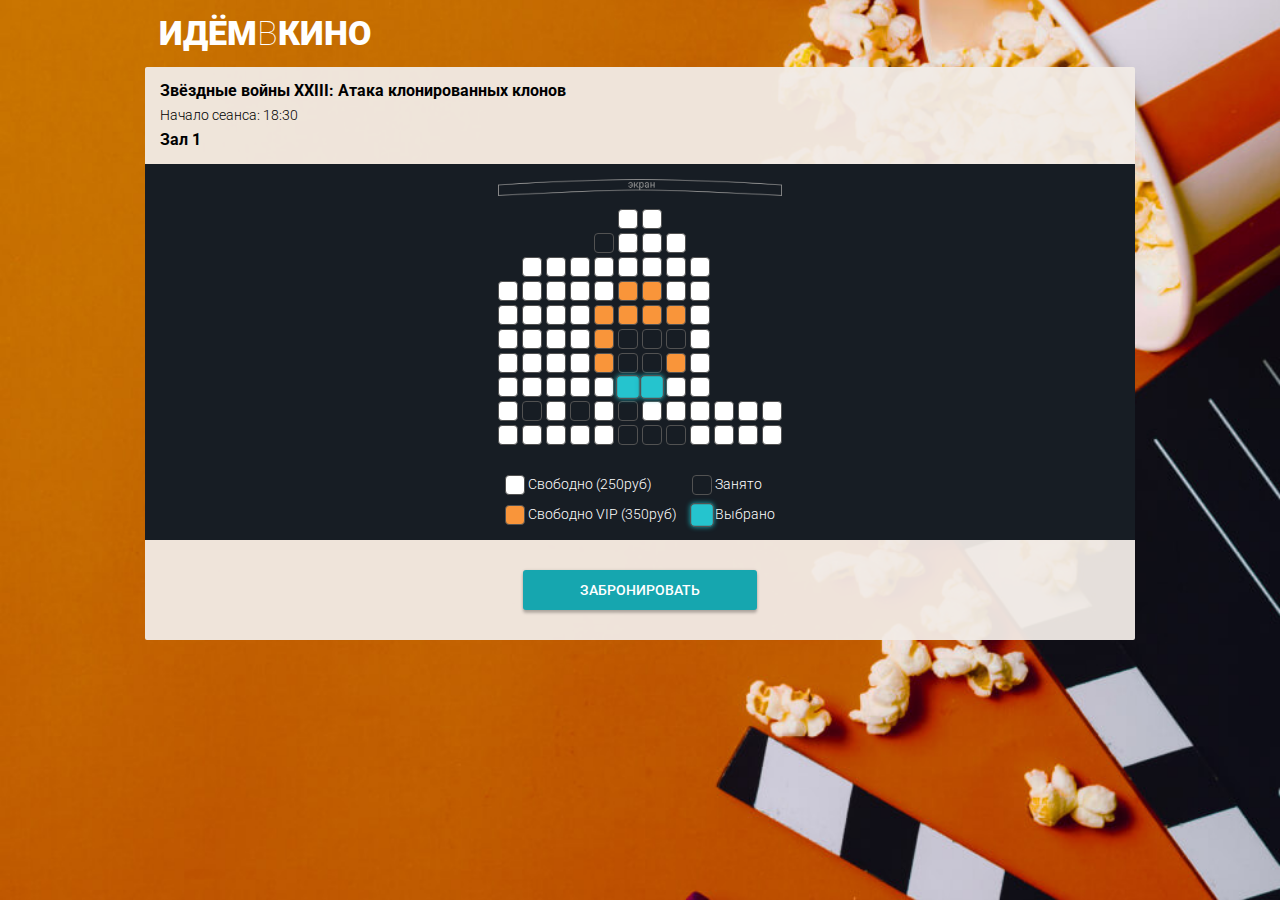
<file: hall.html>
<!DOCTYPE html>
<html lang="ru">

<head>
  <meta charset="UTF-8">
  <meta name="viewport" content="width=device-width, initial-scale=1.0">
  <meta http-equiv="X-UA-Compatible" content="ie=edge">
  <title>ИдёмВКино</title>
  <link rel="stylesheet" href="css/normalize.css">
  <link rel="stylesheet" href="css/styles.css">
  <link href="https://fonts.googleapis.com/css?family=Roboto:100,300,400,500,700,900&amp;subset=cyrillic,cyrillic-ext,latin-ext" rel="stylesheet">
</head>

<body>
  <header class="page-header">
    <h1 class="page-header__title"><a href="https://polyakovdi.github.io/js-cp-diploma-edited/" style="text-decoration: none; color: inherit;">Идём<span>в</span>кино</a></h1>
  </header>
  
  <main>
    <section class="buying">
      <div class="buying__info">
        <div class="buying__info-description">
          <h2 class="buying__info-title">Звёздные войны XXIII: Атака клонированных клонов</h2>
          <p class="buying__info-start">Начало сеанса: 18:30</p>
          <p class="buying__info-hall">Зал 1</p>          
        </div>
        <div class="buying__info-hint">
          <p>Тапните дважды,<br>чтобы увеличить</p>
        </div>
      </div>
      <div class="conf-step">
        <div class="conf-step__wrapper">
          <div class="conf-step__row">
            <span class="conf-step__chair conf-step__chair_disabled"></span><span class="conf-step__chair conf-step__chair_disabled"></span>
            <span class="conf-step__chair conf-step__chair_disabled"></span><span class="conf-step__chair conf-step__chair_disabled"></span>
              <span class="conf-step__chair conf-step__chair_disabled"></span><span class="conf-step__chair conf-step__chair_standart"></span>
              <span class="conf-step__chair conf-step__chair_standart"></span><span class="conf-step__chair conf-step__chair_disabled"></span>
              <span class="conf-step__chair conf-step__chair_disabled"></span><span class="conf-step__chair conf-step__chair_disabled"></span>
            <span class="conf-step__chair conf-step__chair_disabled"></span><span class="conf-step__chair conf-step__chair_disabled"></span>
            </div>  

            <div class="conf-step__row">
              <span class="conf-step__chair conf-step__chair_disabled"></span><span class="conf-step__chair conf-step__chair_disabled"></span>
              <span class="conf-step__chair conf-step__chair_disabled"></span><span class="conf-step__chair conf-step__chair_disabled"></span>
              <span class="conf-step__chair conf-step__chair_taken"></span><span class="conf-step__chair conf-step__chair_standart"></span>
              <span class="conf-step__chair conf-step__chair_standart"></span><span class="conf-step__chair conf-step__chair_standart"></span>
              <span class="conf-step__chair conf-step__chair_disabled"></span><span class="conf-step__chair conf-step__chair_disabled"></span>
              <span class="conf-step__chair conf-step__chair_disabled"></span><span class="conf-step__chair conf-step__chair_disabled"></span>
            </div>  

            <div class="conf-step__row">
              <span class="conf-step__chair conf-step__chair_disabled"></span><span class="conf-step__chair conf-step__chair_standart"></span>
              <span class="conf-step__chair conf-step__chair_standart"></span><span class="conf-step__chair conf-step__chair_standart"></span>
              <span class="conf-step__chair conf-step__chair_standart"></span><span class="conf-step__chair conf-step__chair_standart"></span>
              <span class="conf-step__chair conf-step__chair_standart"></span><span class="conf-step__chair conf-step__chair_standart"></span>
              <span class="conf-step__chair conf-step__chair_standart"></span><span class="conf-step__chair conf-step__chair_disabled"></span>
              <span class="conf-step__chair conf-step__chair_disabled"></span><span class="conf-step__chair conf-step__chair_disabled"></span>
            </div>  

            <div class="conf-step__row">
              <span class="conf-step__chair conf-step__chair_standart"></span><span class="conf-step__chair conf-step__chair_standart"></span>
              <span class="conf-step__chair conf-step__chair_standart"></span><span class="conf-step__chair conf-step__chair_standart"></span>
              <span class="conf-step__chair conf-step__chair_standart"></span><span class="conf-step__chair conf-step__chair_vip"></span>
              <span class="conf-step__chair conf-step__chair_vip"></span><span class="conf-step__chair conf-step__chair_standart"></span>
              <span class="conf-step__chair conf-step__chair_standart"></span><span class="conf-step__chair conf-step__chair_disabled"></span>
              <span class="conf-step__chair conf-step__chair_disabled"></span><span class="conf-step__chair conf-step__chair_disabled"></span>
            </div>  

            <div class="conf-step__row">
              <span class="conf-step__chair conf-step__chair_standart"></span><span class="conf-step__chair conf-step__chair_standart"></span>
              <span class="conf-step__chair conf-step__chair_standart"></span><span class="conf-step__chair conf-step__chair_standart"></span>
              <span class="conf-step__chair conf-step__chair_vip"></span><span class="conf-step__chair conf-step__chair_vip"></span>
              <span class="conf-step__chair conf-step__chair_vip"></span><span class="conf-step__chair conf-step__chair_vip"></span>
              <span class="conf-step__chair conf-step__chair_standart"></span><span class="conf-step__chair conf-step__chair_disabled"></span>
              <span class="conf-step__chair conf-step__chair_disabled"></span><span class="conf-step__chair conf-step__chair_disabled"></span>
            </div>  

            <div class="conf-step__row">
              <span class="conf-step__chair conf-step__chair_standart"></span><span class="conf-step__chair conf-step__chair_standart"></span>
              <span class="conf-step__chair conf-step__chair_standart"></span><span class="conf-step__chair conf-step__chair_standart"></span>
              <span class="conf-step__chair conf-step__chair_vip"></span><span class="conf-step__chair conf-step__chair_taken"></span>
              <span class="conf-step__chair conf-step__chair_taken"></span><span class="conf-step__chair conf-step__chair_taken"></span>
              <span class="conf-step__chair conf-step__chair_standart"></span><span class="conf-step__chair conf-step__chair_disabled"></span>
              <span class="conf-step__chair conf-step__chair_disabled"></span><span class="conf-step__chair conf-step__chair_disabled"></span>
            </div>  

            <div class="conf-step__row">
              <span class="conf-step__chair conf-step__chair_standart"></span><span class="conf-step__chair conf-step__chair_standart"></span>
              <span class="conf-step__chair conf-step__chair_standart"></span><span class="conf-step__chair conf-step__chair_standart"></span>
              <span class="conf-step__chair conf-step__chair_vip"></span><span class="conf-step__chair conf-step__chair_taken"></span>
              <span class="conf-step__chair conf-step__chair_taken"></span><span class="conf-step__chair conf-step__chair_vip"></span>
              <span class="conf-step__chair conf-step__chair_standart"></span><span class="conf-step__chair conf-step__chair_disabled"></span>
              <span class="conf-step__chair conf-step__chair_disabled"></span><span class="conf-step__chair conf-step__chair_disabled"></span>
            </div>  

            <div class="conf-step__row">
              <span class="conf-step__chair conf-step__chair_standart"></span><span class="conf-step__chair conf-step__chair_standart"></span>
              <span class="conf-step__chair conf-step__chair_standart"></span><span class="conf-step__chair conf-step__chair_standart"></span>
              <span class="conf-step__chair conf-step__chair_standart"></span><span class="conf-step__chair conf-step__chair_selected"></span>
              <span class="conf-step__chair conf-step__chair_selected"></span><span class="conf-step__chair conf-step__chair_standart"></span>
              <span class="conf-step__chair conf-step__chair_standart"></span><span class="conf-step__chair conf-step__chair_disabled"></span>
              <span class="conf-step__chair conf-step__chair_disabled"></span><span class="conf-step__chair conf-step__chair_disabled"></span>
            </div>  

            <div class="conf-step__row">
              <span class="conf-step__chair conf-step__chair_standart"></span><span class="conf-step__chair conf-step__chair_taken"></span>
              <span class="conf-step__chair conf-step__chair_standart"></span><span class="conf-step__chair conf-step__chair_taken"></span>
              <span class="conf-step__chair conf-step__chair_standart"></span><span class="conf-step__chair conf-step__chair_taken"></span>
              <span class="conf-step__chair conf-step__chair_standart"></span><span class="conf-step__chair conf-step__chair_standart"></span>
              <span class="conf-step__chair conf-step__chair_standart"></span><span class="conf-step__chair conf-step__chair_standart"></span>
              <span class="conf-step__chair conf-step__chair_standart"></span><span class="conf-step__chair conf-step__chair_standart"></span>
            </div>  

            <div class="conf-step__row">
              <span class="conf-step__chair conf-step__chair_standart"></span><span class="conf-step__chair conf-step__chair_standart"></span>
              <span class="conf-step__chair conf-step__chair_standart"></span><span class="conf-step__chair conf-step__chair_standart"></span>
              <span class="conf-step__chair conf-step__chair_standart"></span><span class="conf-step__chair conf-step__chair_taken"></span>
              <span class="conf-step__chair conf-step__chair_taken"></span><span class="conf-step__chair conf-step__chair_taken"></span>
              <span class="conf-step__chair conf-step__chair_standart"></span><span class="conf-step__chair conf-step__chair_standart"></span>
              <span class="conf-step__chair conf-step__chair_standart"></span><span class="conf-step__chair conf-step__chair_standart"></span>
            </div>
        </div>
        <div class="conf-step__legend">
          <div class="col">
            <p class="conf-step__legend-price"><span class="conf-step__chair conf-step__chair_standart"></span> Свободно (<span class="conf-step__legend-value price-standart">250</span>руб)</p>
            <p class="conf-step__legend-price"><span class="conf-step__chair conf-step__chair_vip"></span> Свободно VIP (<span class="conf-step__legend-value price-vip">350</span>руб)</p>            
          </div>
          <div class="col">
            <p class="conf-step__legend-price"><span class="conf-step__chair conf-step__chair_taken"></span> Занято</p>
            <p class="conf-step__legend-price"><span class="conf-step__chair conf-step__chair_selected"></span> Выбрано</p>                    
          </div>
        </div>
      </div>
      <button class="acceptin-button">Забронировать</button>
    </section>     
  </main>
  <script src="js/createRequest.js"></script>
  <script src="js/hall.js" defer></script>
</body>
</html>
</file>
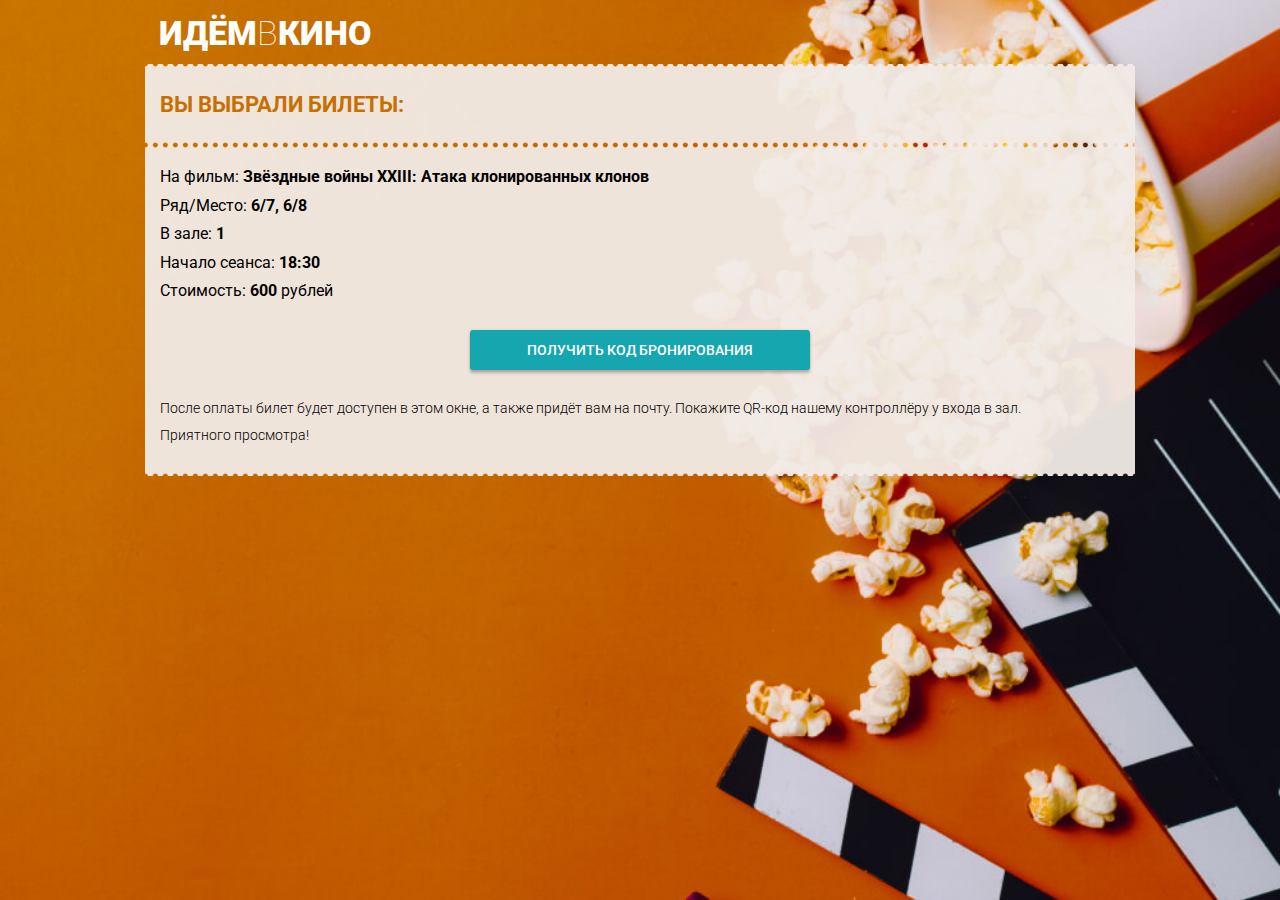
<file: payment.html>
<!DOCTYPE html>
<html lang="ru">

<head>
  <meta charset="UTF-8">
  <meta name="viewport" content="width=device-width, initial-scale=1.0">
  <meta http-equiv="X-UA-Compatible" content="ie=edge">
  <title>ИдёмВКино</title>
  <link rel="stylesheet" href="css/normalize.css">
  <link rel="stylesheet" href="css/styles.css">
  <link href="https://fonts.googleapis.com/css?family=Roboto:100,300,400,500,700,900&amp;subset=cyrillic,cyrillic-ext,latin-ext" rel="stylesheet">
</head>

<body>
  <header class="page-header">
    <h1 class="page-header__title"><a href="https://polyakovdi.github.io/js-cp-diploma-edited/" style="text-decoration: none; color: inherit;">Идём<span>в</span>кино</a></h1>
  </header>
  
  <main>
    <section class="ticket">
      
      <header class="tichet__check">
        <h2 class="ticket__check-title">Вы выбрали билеты:</h2>
      </header>
      
      <div class="ticket__info-wrapper">
        <p class="ticket__info">На фильм: <span class="ticket__details ticket__title">Звёздные войны XXIII: Атака клонированных клонов</span></p>
        <p class="ticket__info">Ряд/Место: <span class="ticket__details ticket__chairs">6/7, 6/8</span></p>
        <p class="ticket__info">В зале: <span class="ticket__details ticket__hall">1</span></p>
        <p class="ticket__info">Начало сеанса: <span class="ticket__details ticket__start">18:30</span></p>
        <p class="ticket__info">Стоимость: <span class="ticket__details ticket__cost">600</span> рублей</p>

        <button id="acceptin-button" class="acceptin-button">Получить код бронирования</button>

        <p class="ticket__hint">После оплаты билет будет доступен в этом окне, а также придёт вам на почту. Покажите QR-код нашему контроллёру у входа в зал.</p>
        <p class="ticket__hint">Приятного просмотра!</p>
      </div>
    </section>     
  </main>
   <script src="js/createRequest.js"></script>
   <script src="js/payment.js"></script> 
</body>
</html>
</file>
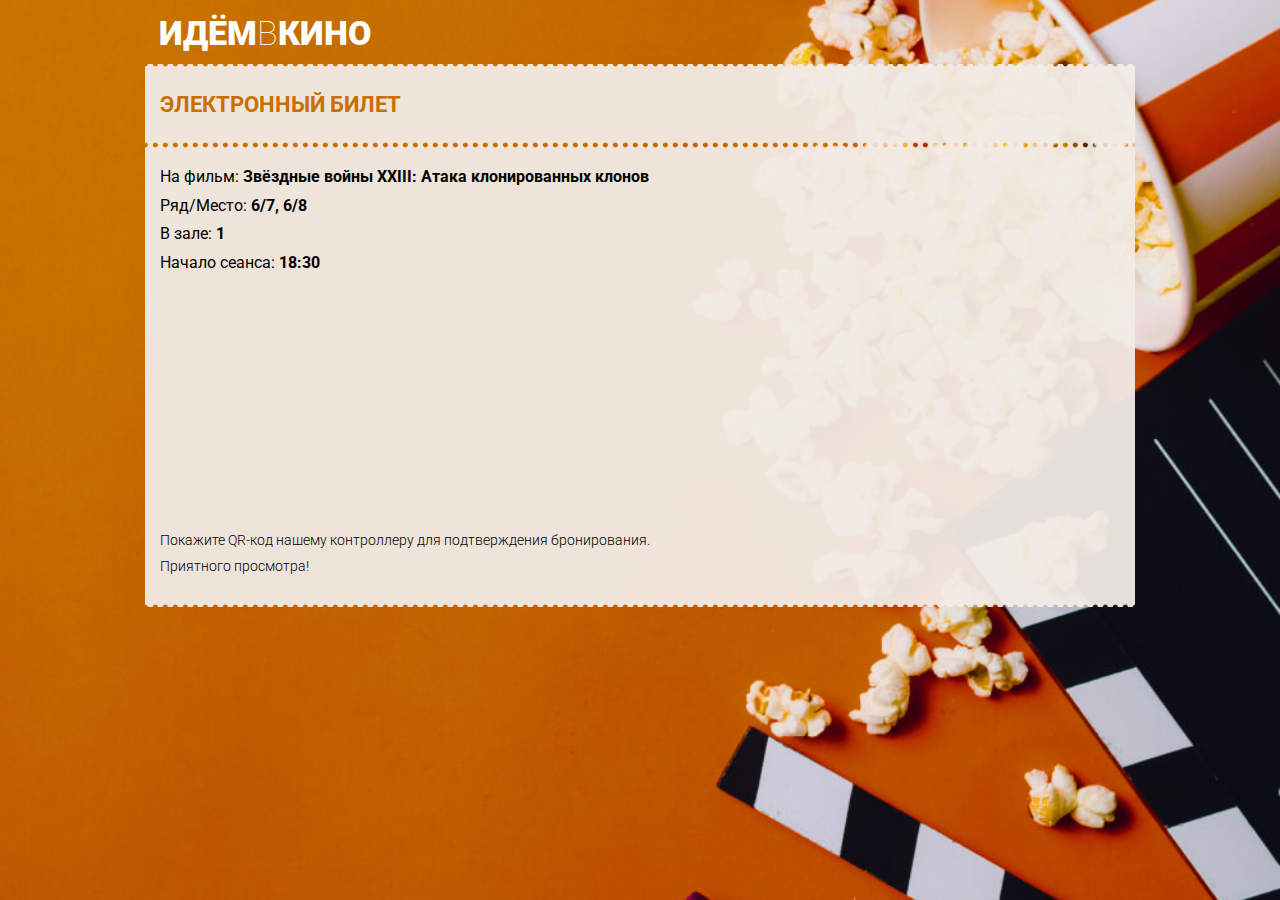
<file: ticket.html>
<!DOCTYPE html>
<html lang="ru">

<head>
  <meta charset="UTF-8">
  <meta name="viewport" content="width=device-width, initial-scale=1.0">
  <meta http-equiv="X-UA-Compatible" content="ie=edge">
  <title>ИдёмВКино</title>
  <link rel="stylesheet" href="css/normalize.css">
  <link rel="stylesheet" href="css/styles.css">
  <link href="https://fonts.googleapis.com/css?family=Roboto:100,300,400,500,700,900&amp;subset=cyrillic,cyrillic-ext,latin-ext" rel="stylesheet">
</head>

<body>
  <header class="page-header">
    <h1 class="page-header__title"><a href="https://polyakovdi.github.io/js-cp-diploma-edited/" style="text-decoration: none; color: inherit;">Идём<span>в</span>кино</a></h1>
  </header>
  
  <main>
    <section class="ticket">
      
      <header class="tichet__check">
        <h2 class="ticket__check-title">Электронный билет</h2>
      </header>
      
      <div class="ticket__info-wrapper">
        <p class="ticket__info">На фильм: <span class="ticket__details ticket__title">Звёздные войны XXIII: Атака клонированных клонов</span></p>
        <p class="ticket__info">Ряд/Место: <span class="ticket__details ticket__chairs">6/7, 6/8</span></p>
        <p class="ticket__info">В зале: <span class="ticket__details ticket__hall">1</span></p>
        <p class="ticket__info">Начало сеанса: <span class="ticket__details ticket__start">18:30</span></p>

        <div class="ticket__info-qr"></div>

        <p class="ticket__hint">Покажите QR-код нашему контроллеру для подтверждения бронирования.</p>
        <p class="ticket__hint">Приятного просмотра!</p>
      </div>
    </section>     
  </main>
  <script src="js/QRCreator.js" defer></script>
  <script src="js/ticket.js" defer></script>
</body>
</html>
</file>
<file: css/styles.css>
@charset "UTF-8";
* {
  margin: 0;
  padding: 0;
  box-sizing: border-box;
}

html {
  font-family: "Roboto", sans-serif;
  font-size: 62.5%;
}

body {
  background-image: url("../i/background.jpg");
  background-size: cover;
  background-attachment: fixed;
  background-position: right;
}

.page-header {
  padding: 1.4rem;
}

.page-header__title {
  margin: 0;
  font-weight: 900;
  font-size: 3.4rem;
  color: #FFFFFF;
  text-transform: uppercase;
}
.page-header__title span {
  font-weight: 100;
}

/* ~~~~~~~~~~~~ Главная ~~~~~~~~~~~~ */
.page-nav {
  position: sticky;
  top: 2px;
  padding-bottom: 1rem;
  display: flex;
  flex-wrap: nowrap;
  align-items: stretch;
  color: #000000;
  z-index: 10;
}
.page-nav .page-nav__day {
  flex-basis: calc(100% / 8);
  font-size: 1.2rem;
  padding: 1rem;
  background: rgba(255, 255, 255, 0.9);
  box-shadow: 0px 2px 2px rgba(0, 0, 0, 0.24), 0px 0px 2px rgba(0, 0, 0, 0.12);
  border-radius: 2px;
  text-decoration: none;
  color: #000000;
}
.page-nav .page-nav__day + .page-nav__day {
  margin-left: 1px;
}
.page-nav .page-nav__day .page-nav__day-week::after {
  content: ',';
}
.page-nav .page-nav__day .page-nav__day-number::before {
  content: ' ';
}
.page-nav .page-nav__day .page-nav__day-week, .page-nav .page-nav__day .page-nav__day-number {
  display: block;
}
.page-nav .page-nav__day_chosen {
  flex-grow: 1;
  background-color: #FFFFFF;
  font-weight: 700;
  transform: scale(1.1);
}
.page-nav .page-nav__day_weekend {
  color: #DE2121;
}
.page-nav .page-nav__day_next {
  text-align: center;
}
.page-nav .page-nav__day_next::before {
  content: '>';
  font-family: monospace;
  font-weight: 700;
  font-size: 2.4rem;
}
.page-nav .page-nav__day_today .page-nav__day-week::before {
  content: 'Сегодня';
  display: block;
}
.page-nav .page-nav__day_today .page-nav__day-week, .page-nav .page-nav__day_today .page-nav__day-number {
  display: inline;
}

.movie {
  position: relative;
  padding: 1.5rem;
  margin-top: 3rem;
  background: rgba(241, 235, 230, 0.95);
  color: #000000;
}
.movie .movie__info {
  display: flex;
}
.movie .movie__poster {
  position: relative;
  width: 12.5rem;
  height: 17.5rem;
  /*    left: 1.5rem;
      top: -1.5rem;*/
}
.movie .movie__poster .movie__poster-image {
  position: relative;
  top: -3rem;
  width: 12.5rem;
  height: 17.5rem;
}
.movie .movie__poster::after {
  content: '';
  display: block;
  position: absolute;
  right: -0.7rem;
  top: -3rem;
  border: 1.5rem solid transparent;
  border-bottom: 0 solid transparent;
  border-right: 0 solid transparent;
  border-left: 0.7rem solid #772720;
}
.movie .movie__description {
  flex-grow: 1;
  padding-left: 1.5rem;
}
.movie .movie__title {
  font-weight: 700;
  font-size: 1.6rem;
}
.movie .movie__synopsis {
  font-size: 1.4rem;
  margin-top: 1rem;
}
.movie .movie__data {
  font-size: 1.4rem;
  font-weight: 300;
  margin-top: 1rem;
}
.movie .movie-seances__hall + .movie-seances__hall {
  margin-top: 2rem;
}
.movie .movie-seances__hall .movie-seances__hall-title {
  font-weight: 700;
  font-size: 1.6rem;
}
.movie .movie-seances__hall .movie-seances__list {
  margin-top: 0.7rem;
  font-size: 0;
}
.movie .movie-seances__hall .movie-seances__time-block {
  display: inline-block;
  margin-bottom: 4px;
}
.movie .movie-seances__hall .movie-seances__time-block:nth-last-of-type(n + 1) {
  margin-right: 4px;
}
.movie .movie-seances__hall .movie-seances__time {
  display: block;
  padding: 8px;
  box-shadow: 0px 2px 2px rgba(0, 0, 0, 0.24), 0px 0px 2px rgba(0, 0, 0, 0.12);
  border-radius: 2px;
  background-color: #FFFFFF;
  color: #000000;
  text-decoration: none;
  font-size: 1.5rem;
}

/* ~~~~~~~~~~~~ Кинозал ~~~~~~~~~~~~ */
.acceptin-button {
  display: block;
  margin: 3rem auto 0;
  box-shadow: 0px 3px 3px rgba(0, 0, 0, 0.24), 0px 0px 3px rgba(0, 0, 0, 0.12);
  border-radius: 3px;
  border: none;
  padding: 12px 57px;
  text-transform: uppercase;
  font-weight: 500;
  font-size: 1.4rem;
  background-color: #16A6AF;
  color: #FFFFFF;
}

.buying {
  background-color: rgba(241, 235, 230, 0.95);
  padding-bottom: 3rem;
}

.buying__info {
  display: flex;
  align-items: center;
  justify-content: space-between;
  padding: 1.5rem;
}
.buying__info .buying__info-description {
  padding-right: 1.5rem;
}
.buying__info .buying__info-title, .buying__info .buying__info-hall {
  font-size: 1.6rem;
  font-weight: 700;
}
.buying__info .buying__info-start {
  font-size: 1.4rem;
  font-weight: 300;
  margin: 0.7rem 0;
}
.buying__info .buying__info-hint {
  position: relative;
  font-weight: 300;
  font-size: 1.4rem;
  text-align: center;
}
.buying__info .buying__info-hint p {
  position: relative;
  width: 10rem;
}
.buying__info .buying__info-hint p::before {
  content: '';
  position: absolute;
  left: -1rem;
  top: calc(50% - 1.6rem);
  display: block;
  width: 2.4rem;
  height: 3.2rem;
  background-image: url(../i/hint.png);
  background-size: 2.4rem 3.2rem;
}

.conf-step {
  text-align: center;
  background-color: #171D24;
  padding: 1.5rem 3rem 1.5rem;
}

.conf-step__wrapper {
  font-size: 0;
  display: inline-block;
  background-image: url(../i/screen.png);
  background-position: top;
  background-repeat: no-repeat;
  background-size: 100%;
  padding-top: 3rem;
}
.conf-step__wrapper::before {
  content: '';
}

.conf-step__row + .conf-step__row {
  margin-top: 4px;
}

.conf-step__chair {
  display: inline-block;
  vertical-align: middle;
  width: 2rem;
  height: 2rem;
  border: 1px solid #525252;
  box-sizing: border-box;
  border-radius: 4px;
}
.conf-step__chair:not(:first-of-type) {
  margin-left: 4px;
}

.conf-step__chair_disabled {
  opacity: 0;
}

.conf-step__chair_standart {
  background-color: #FFFFFF;
}

.conf-step__chair_vip {
  background-color: #F9953A;
}

.conf-step__chair_taken {
  background-color: transparent;
}

.conf-step__chair_selected {
  background-color: #25C4CE;
  box-shadow: 0px 0px 4px #16A6AF;
  transform: scale(1.2);
}

.conf-step__legend {
  padding-top: 3rem;
  font-size: 1.4rem;
  font-weight: 300;
  color: #FFFFFF;
  display: flex;
  flex-wrap: nowrap;
  text-align: left;
}
.conf-step__legend .col {
  max-width: 25rem;
}
.conf-step__legend .col:first-of-type {
  padding-right: 1.5rem;
  margin-left: auto;
}
.conf-step__legend .col:last-of-type {
  margin-right: auto;
}
.conf-step__legend .conf-step__legend-price + .conf-step__legend-price {
  margin-top: 1rem;
}

/* ~~~~~~~~~~~~ Билет ~~~~~~~~~~~~ */
.tichet__check, .ticket__info-wrapper {
  padding-left: 1.5rem;
  padding-right: 1.5rem;
  background-color: rgba(241, 235, 230, 0.95);
}

.tichet__check {
  position: relative;
  padding-top: 2.5rem;
  padding-bottom: 2.5rem;
}
.tichet__check::before {
  content: '';
  display: block;
  position: absolute;
  top: -3px;
  left: 0;
  right: 0;
  height: 3px;
  background-image: url(../i/border-top.png);
  background-size: 10px 3px;
}
.tichet__check::after {
  content: '';
  display: block;
  position: absolute;
  bottom: -3px;
  left: 0;
  right: 0;
  height: 3px;
  background-image: url(../i/border-bottom.png);
  background-size: 10px 3px;
}

.ticket__info-wrapper {
  position: relative;
  margin-top: 6px;
  padding-top: 2rem;
  padding-bottom: 3rem;
}
.ticket__info-wrapper::before {
  content: '';
  display: block;
  position: absolute;
  top: -3px;
  left: 0;
  right: 0;
  height: 3px;
  background-image: url(../i/border-top.png);
  background-size: 10px 3px;
}
.ticket__info-wrapper::after {
  content: '';
  display: block;
  position: absolute;
  bottom: -3px;
  left: 0;
  right: 0;
  height: 3px;
  background-image: url(../i/border-bottom.png);
  background-size: 10px 3px;
}

.ticket__check-title {
  font-weight: 700;
  font-size: 2.2rem;
  text-transform: uppercase;
  color: #C76F00;
}

.ticket__info {
  font-size: 1.6rem;
  color: #000000;
}
.ticket__info + .ticket__info {
  margin-top: 1rem;
}

.ticket__details {
  font-weight: 700;
}

.ticket__hint {
  font-weight: 300;
  font-size: 1.4rem;
  margin-top: 3rem;
}
.ticket__hint + .ticket__hint {
  margin-top: 1rem;
}

.ticket__info-qr {
  display: block;
  margin: 3rem auto 0;
  width: 20rem;
  height: 20rem;
}

@media screen and (min-width: 479px) {
  .page-nav .page-nav__day {
    padding: 1rem 2rem;
  }
}
@media screen and (min-width: 990px) {
  .page-header, nav, main {
    width: 990px;
    margin: auto;
  }

  .movie, .buying {
    border-radius: 2px;
  }

  .buying__info-hint {
    display: none;
  }
}

/*================================================================*/

.movie .movie-seances__hall .acceptin-button-disabled {
 background-color: #888888;
 pointer-events: none
}

.acceptin-button:disabled {
  background-color: #888888;
  pointer-events: none
 }

 /* ========================== Adaptive ======================== */

@media screen and (max-width: 1026px) {
  .page-header, nav, main {
    padding: 0 18px;
  }

  .movie .movie__poster::after {
    right: -0.7rem;
  }
}

@media screen and (max-width: 478px) {
  .movie .movie__info {
      flex-wrap: wrap;
    }

  .movie .movie__poster {
    margin: auto;
  }

  .movie .movie__poster .movie__poster-image {
    width: 14.5rem;
    height: 19.5rem;
  }

  .movie .movie__poster::after {
    right: -2.7rem;
  }

  .movie .movie__data {
    margin-bottom: 1rem;
  }
}


@media screen and (min-width: 479px) {
  .page-nav .page-nav__day {
    padding: 1rem 2rem;
  }
}

@media screen and (min-width: 990px) {
  .page-header, nav, main {
    width: 990px;
    margin: auto;
  }

  .movie, .buying {
    border-radius: 2px;
  }
}
</file>
